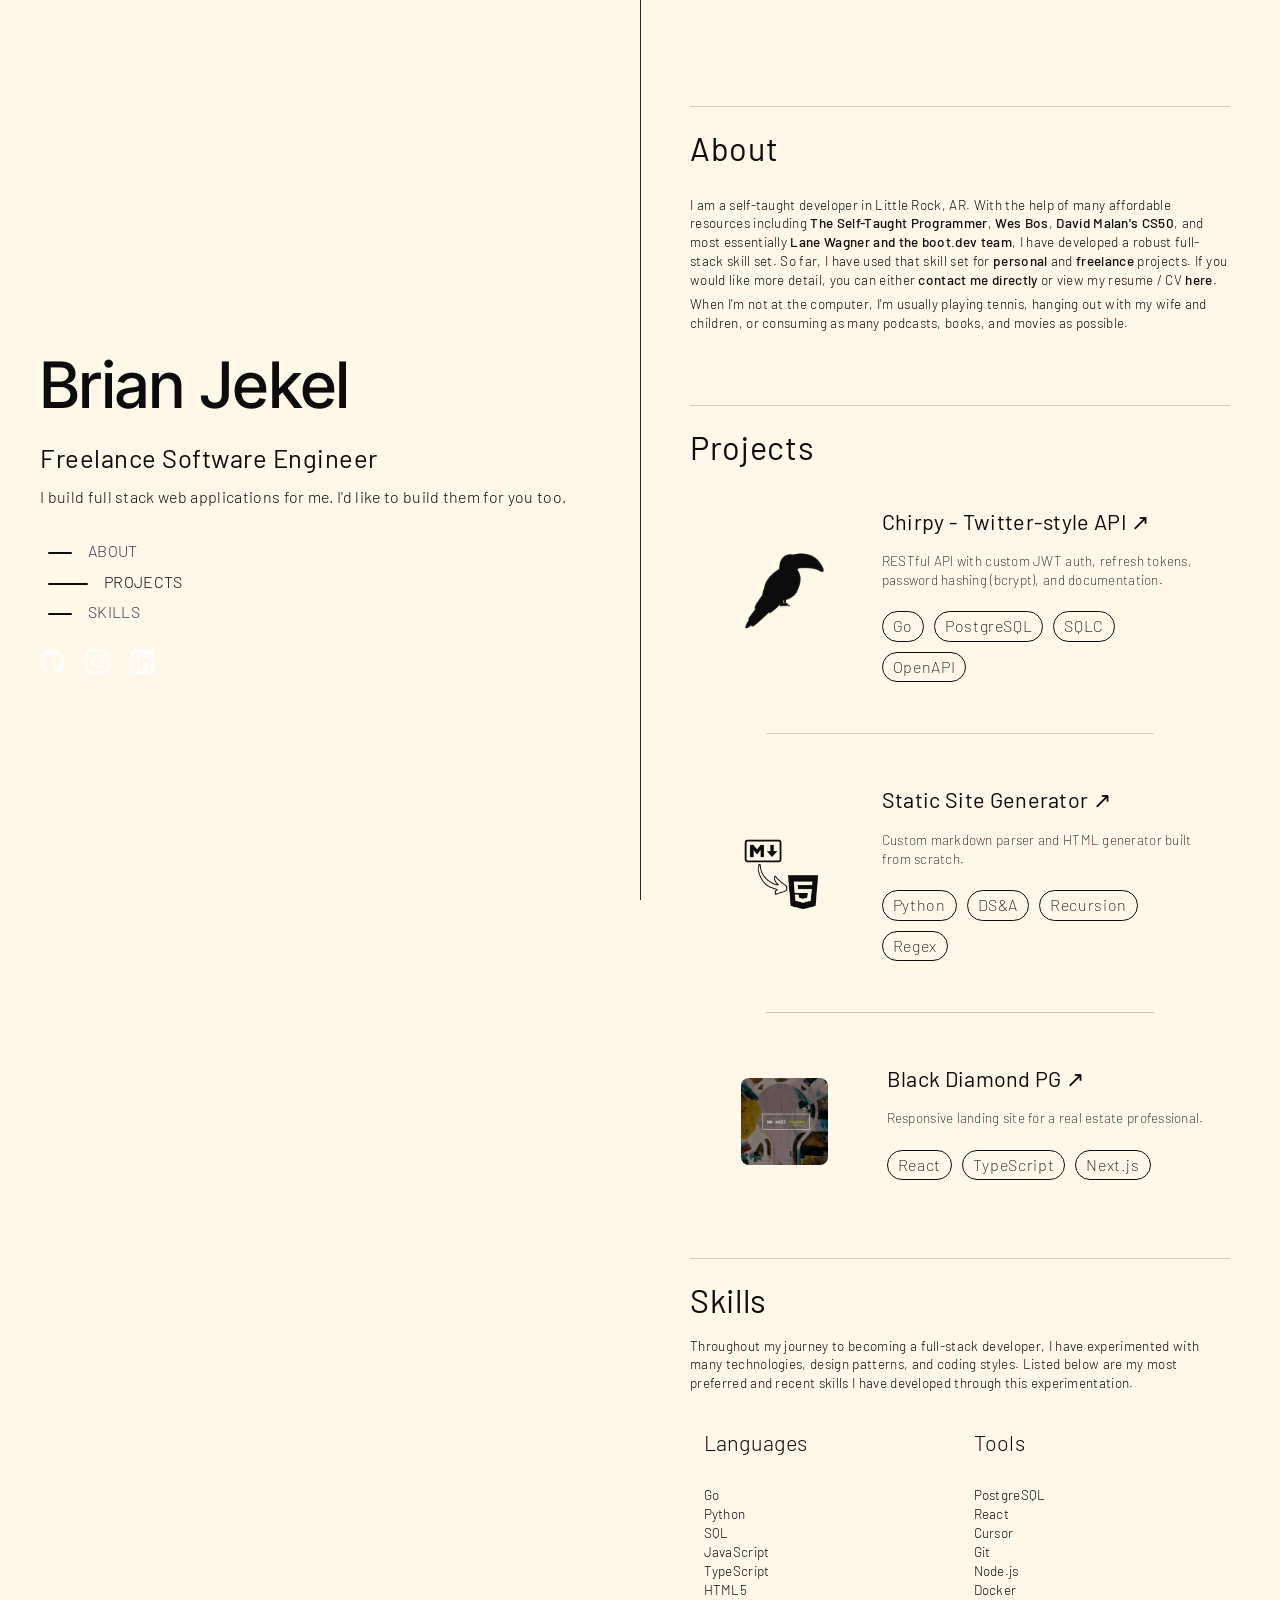
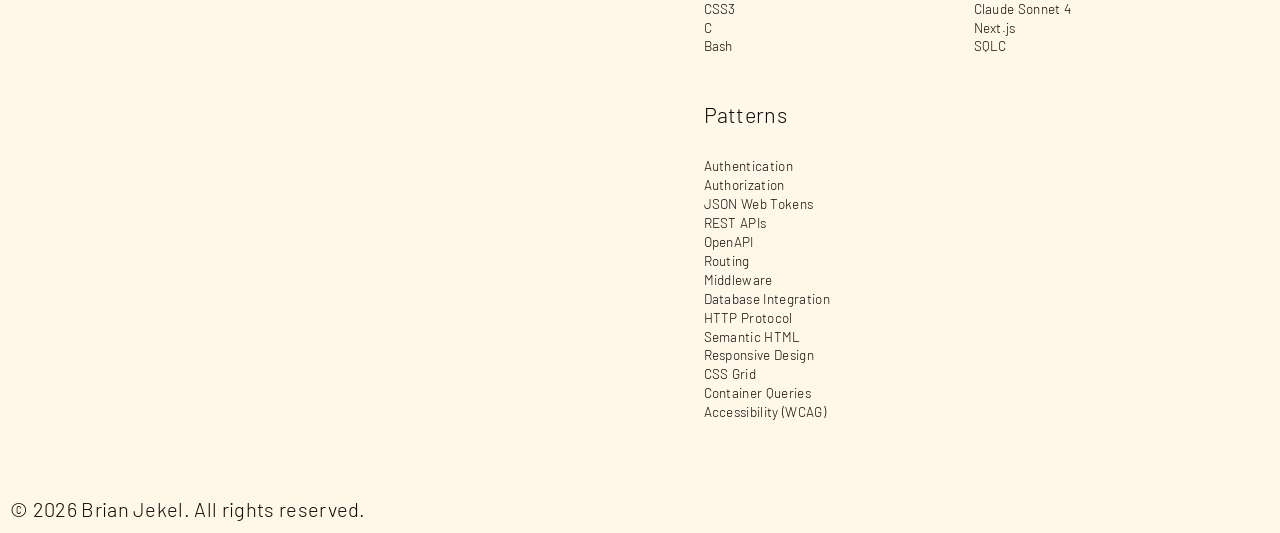
<file: docs/index.html>
<!DOCTYPE html>
<html lang="en">

<head>
    <meta charset="UTF-8">
    <meta name="viewport" content="width=device-width, initial-scale=1.0">
    <title>Brian Jekel</title>
    <link rel="stylesheet" href="index.css">
    <link rel="preconnect" href="https://fonts.googleapis.com">
    <link rel="preconnect" href="https://fonts.gstatic.com" crossorigin>
    <link
        href="https://fonts.googleapis.com/css2?family=Barlow:ital,wght@0,100;0,200;0,300;0,400;0,500;0,600;0,700;0,800;0,900;1,100;1,200;1,300;1,400;1,500;1,600;1,700;1,800;1,900&family=Inter+Tight:ital,wght@0,100..900;1,100..900&display=swap"
        rel="stylesheet">
</head>

<body>
    <div class="container">
        <aside class="sidebar">
            <div class="sidebar-content">
                <h1 class="name">
                    <span class="name-text">Brian Jekel</span>
                    <span class="custom-tooltip">It's pronounced juh-KELL</span>
                </h1>
                <h2 class="title">Freelance Software Engineer</h2>
                <p class="subtitle">I build full stack web applications for me. I'd like to build them for you too.</p>
                <nav class="nav">
                    <ul>
                        <li class="active" data-section="about"><span class="nav-line"></span>ABOUT</li>
                        <li data-section="projects"><span class="nav-line"></span>PROJECTS</li>
                        <li data-section="skills"><span class="nav-line"></span>SKILLS</li>
                    </ul>
                </nav>
                <div class="socials">
                    <a href="https://github.com/bdjekel" aria-label="GitHub"><img src="assets/github-mark.svg"
                            alt="GitHub" class="icon github"></a>
                    <a href="https://www.instagram.com/brianjekel/" aria-label="Instagram"><img
                            src="assets/instagram-black.svg" alt="Instagram" class="icon instagram"></a>
                    <a href="https://www.linkedin.com/in/brian-jekel/" aria-label=" LinkedIn"><img
                            src="assets/InBug-White.png" alt="LinkedIn" class="icon linkedin"></a>
                </div>
            </div>
        </aside>
        <main class="main-content">
            <section class="about" id="about">
                <span class="section-line"></span>
                <h2>About</h2>
                <div class="bio">
                    <p>
                        I am a self-taught developer in Little Rock, AR. With the help of many
                        affordable resources including <a href="https://www.theselftaughtprogrammer.io/">The Self-Taught
                            Programmer</a>, <a href="https://wesbos.com/">Wes Bos</a>, <a
                            href="https://pll.harvard.edu/course/cs50-introduction-computer-science">David Malan's
                            CS50</a>,
                        and most essentially <a href="https://www.boot.dev">Lane Wagner and the boot.dev team</a>, I
                        have
                        developed a robust
                        full-stack skill set. So far, I have used that skill set for <a
                            href="https://github.com/bdjekel">personal</a> and <a
                            href="https://www.blackdiamondpropertygrp.com/">freelance</a> projects. If you would like
                        more
                        detail, you can either <a
                            href="mailto:bdjekel@gmail.com?subject=Portfolio%20Site%20Interest">contact me directly</a>
                        or view my resume / CV <a href="/resume/">here</a>.
                    </p>
                    <p>When I'm not at the computer, I'm usually playing tennis, hanging out with my wife and children,
                        or
                        consuming as many podcasts, books, and movies as possible.</p>
                </div>
            </section>
            <section class="projects" id="projects">
                <span class="section-line"></span>
                <h2>Projects</h2>
                <div class="project-cards">
                    <div class="card">
                        <a href="https://github.com/bdjekel/chirpy" target="_blank" class="card-img-link">
                            <img src="assets/toucan_black.png" alt="GitHub Repo: chirpy (light mode)"
                                class="card-img toucan-img toucan-light">
                            <img src="assets/toucan_white.png" alt="GitHub Repo: chirpy (dark mode)"
                                class="card-img toucan-img toucan-dark">
                        </a>
                        <div class="card-content">
                            <a href="https://github.com/bdjekel/chirpy" target="_blank" class="card-title-link">
                                <h3 class="card-title">Chirpy - Twitter-style API ↗</h3>
                            </a>
                            <p class="card-desc">RESTful API with custom JWT auth, refresh tokens,
                                password hashing (bcrypt), and documentation.</p>
                            <div class="card-badges">
                                <span class="badge">Go</span>
                                <span class="badge">PostgreSQL</span>
                                <span class="badge">SQLC</span>
                                <span class="badge">OpenAPI</span>
                            </div>
                        </div>
                    </div>
                    <span class="item-line"></span>
                    <div class="card">
                        <a href="https://github.com/bdjekel/static_site_generator" target="_blank"
                            class="card-img-link">
                            <img src="assets/ssg_black.png" alt="GitHub Repo: static_site_generator (light mode)"
                                class="card-img ssg-img ssg-light">
                            <img src="assets/ssg_white.png" alt="GitHub Repo: static_site_generator (dark mode)"
                                class="card-img ssg-img ssg-dark">
                        </a>
                        <div class="card-content">
                            <a href="https://github.com/bdjekel/static_site_generator" target="_blank"
                                class="card-title-link">
                                <h3 class="card-title">Static Site Generator ↗</h3>
                            </a>
                            <p class="card-desc">Custom markdown parser and HTML generator built from scratch.</p>
                            <div class="card-badges">
                                <span class="badge">Python</span>
                                <span class="badge">DS&A</span>
                                <span class="badge">Recursion</span>
                                <span class="badge">Regex</span>
                            </div>
                        </div>
                    </div>
                    <span class="item-line"></span>
                    <div class="card">
                        <a href="https://www.blackdiamondpropertygrp.com/" target="_blank" class="card-img-link">
                            <img src="assets/black_diamond_pg.gif" alt="Black Diamond Property Group" class="card-img">
                        </a>
                        <div class="card-content">
                            <a href="https://www.blackdiamondpropertygrp.com/" target="_blank" class="card-title-link">
                                <h3 class="card-title">Black Diamond PG ↗</h3>
                            </a>
                            <p class="card-desc">Responsive landing site for a real estate professional.</p>
                            <div class="card-badges">
                                <span class="badge">React</span>
                                <span class="badge">TypeScript</span>
                                <span class="badge">Next.js</span>
                            </div>
                        </div>
                    </div>
                </div>
            </section>
            <section class="skills" id="skills">
                <span class="section-line"></span>
                <h2>Skills</h2>
                <p>Throughout my journey to becoming a full-stack developer, I have experimented with many technologies,
                    design patterns, and coding styles. Listed below are my most preferred and
                    recent skills I have developed through this experimentation.</p>
                <div class="skills-matrix">
                    <div class="skills-category">
                        <h4>Languages</h4>
                        <ul class="skill-list">
                            <li>Go</li>
                            <li>Python</li>
                            <li>SQL</li>
                            <li>JavaScript</li>
                            <li>TypeScript</li>
                            <li>HTML5</li>
                            <li>CSS3</li>
                            <li>C</li>
                            <li>Bash</li>
                        </ul>
                    </div>
                    <div class="skills-category">
                        <h4>Tools</h4>
                        <ul class="skill-list">
                            <li>PostgreSQL</li>
                            <li>React</li>
                            <li>Cursor</li>
                            <li>Git</li>
                            <li>Node.js</li>
                            <li>Docker</li>
                            <li>Claude Sonnet 4</li>
                            <li>Next.js</li>
                            <li>SQLC</li>
                        </ul>
                    </div>
                    <div class="skills-category">
                        <h4>Patterns</h4>
                        <ul class="skill-list">
                            <li>Authentication</li>
                            <li>Authorization</li>
                            <li>JSON Web Tokens</li>
                            <li>REST APIs</li>
                            <li>OpenAPI</li>
                            <li>Routing</li>
                            <li>Middleware</li>
                            <li>Database Integration</li>
                            <li>HTTP Protocol</li>
                            <li>Semantic HTML</li>
                            <li>Responsive Design</li>
                            <li>CSS Grid</li>
                            <li>Container Queries</li>
                            <li>Accessibility (WCAG)</li>
                        </ul>
                    </div>
                </div>
    </div>
    </section>
    </main>
    <footer class="footer">
        <p>&copy; <span id="copyright-year"></span> Brian Jekel. All rights reserved.</p>
    </footer>
    <script>
        document.addEventListener("DOMContentLoaded", function () {
            const navItems = document.querySelectorAll('.nav li[data-section]');
            const sections = Array.from(document.querySelectorAll('main > section[id]'));

            const sectionToNav = {};
            navItems.forEach(li => {
                sectionToNav[li.dataset.section] = li;
            });

            navItems.forEach(li => {
                li.addEventListener('click', function (e) {
                    const sectionId = li.dataset.section;
                    const section = document.getElementById(sectionId);
                    if (section) {
                        e.preventDefault();
                        const rect = section.getBoundingClientRect();
                        const sectionTop = rect.top + window.scrollY;
                        // Scroll so the section is at the very top
                        window.scrollTo({ top: sectionTop, behavior: 'smooth' });
                    }
                });
            });

            function getSectionInCenter() {
                const halfWindow = window.innerHeight / 2;
                let activeSection = sections[0];
                for (let i = 0; i < sections.length; i++) {
                    const section = sections[i];
                    const nextSection = sections[i + 1];
                    if (nextSection) {
                        const nextRect = nextSection.getBoundingClientRect();
                        if (nextRect.top > halfWindow) {
                            activeSection = section;
                            break;
                        }
                    } else {
                        // Last section
                        activeSection = section;
                    }
                }
                return activeSection;
            }

            function updateActiveNav() {
                const current = getSectionInCenter();
                if (!current) return;
                navItems.forEach(li => li.classList.remove('active'));
                const activeLi = sectionToNav[current.id];
                if (activeLi) activeLi.classList.add('active');
            }

            window.addEventListener('scroll', updateActiveNav, { passive: true });
            window.addEventListener('resize', updateActiveNav);
            updateActiveNav();
            // Set copyright year
            document.getElementById('copyright-year').textContent = new Date().getFullYear();
        });

    </script>
</body>

</html>
</file>
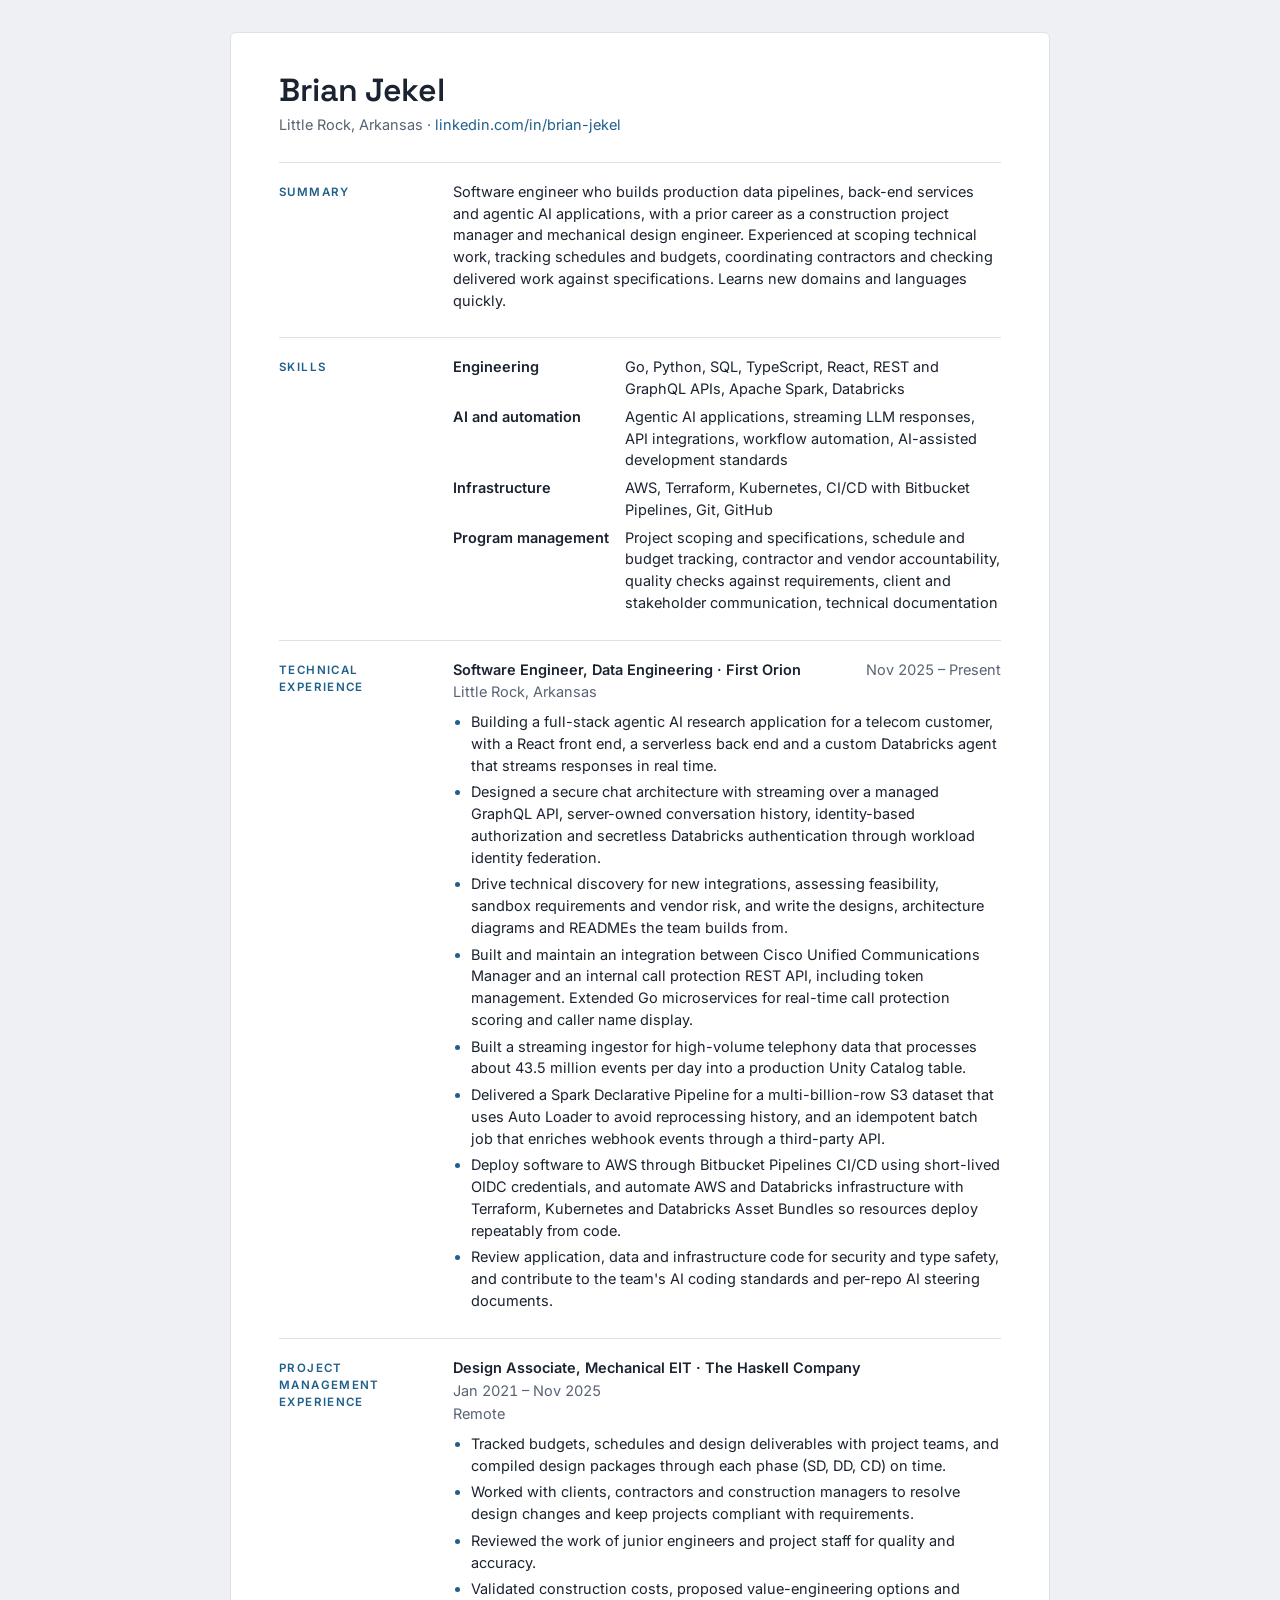
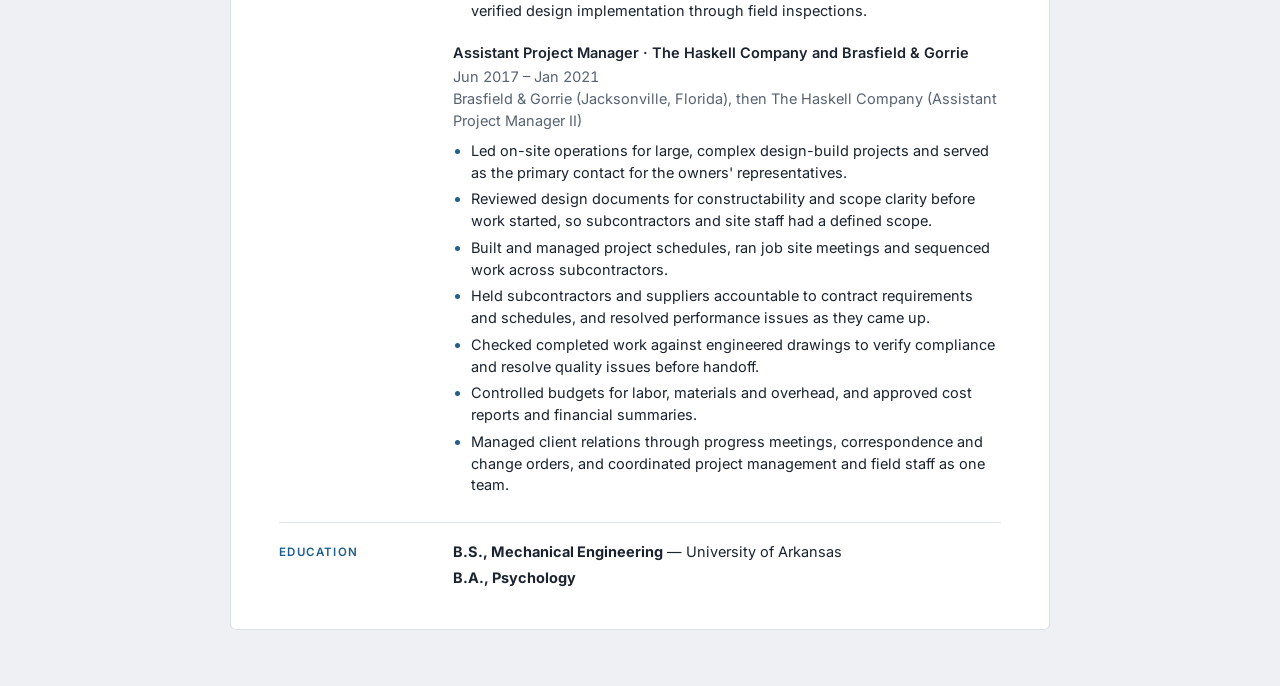
<file: docs/resume/index.html>
<!doctype html>
<html lang="en">
<head>
<meta charset="utf-8">
<meta name="viewport" content="width=device-width,initial-scale=1,viewport-fit=cover">
<title>Brian Jekel Resume</title>
<link rel="preconnect" href="https://fonts.googleapis.com">
<link rel="preconnect" href="https://fonts.gstatic.com" crossorigin>
<link rel="stylesheet" href="https://fonts.googleapis.com/css2?family=Inter:wght@400;500;600&family=Space+Grotesk:wght@500;600&display=swap">
<style>
/* Layout: one centered resume sheet; section labels in a narrow left column on wide screens, stacked on phones. */
:root{
  --bg:#eef0f3; --sheet:#ffffff; --fg:#1b2330; --muted:#586374; --line:#dde1e8;
  --accent:#1f5f8b;
  --font-body:'Inter',system-ui,-apple-system,'Segoe UI',sans-serif;
  --font-head:'Space Grotesk','Inter',system-ui,sans-serif;
  color-scheme:light;
}
@media (prefers-color-scheme:dark){:root:not([data-theme="light"]){
  --bg:#0f141b; --sheet:#181f29; --fg:#e7ebf1; --muted:#9aa5b5; --line:#2b3442; --accent:#6fb2dd; color-scheme:dark;}}
:root[data-theme="dark"]{
  --bg:#0f141b; --sheet:#181f29; --fg:#e7ebf1; --muted:#9aa5b5; --line:#2b3442; --accent:#6fb2dd; color-scheme:dark;}
*{box-sizing:border-box}
img{max-width:100%}
[hidden]:not([hidden=until-found i]){display:none!important}
body{margin:0;background:var(--bg);color:var(--fg);font-family:var(--font-body);font-size:14.5px;line-height:1.5;
  padding-block:32px 56px;padding-left:max(16px,env(safe-area-inset-left,0px));padding-right:max(16px,env(safe-area-inset-right,0px));}
.sheet{max-width:820px;margin:0 auto;background:var(--sheet);border:1px solid var(--line);border-radius:6px;padding:40px clamp(20px,5vw,48px);display:flex;flex-direction:column;gap:26px;min-width:0}
h1{font-family:var(--font-head);font-weight:600;font-size:2rem;line-height:1.1;margin:0;letter-spacing:-.01em}
.contact{margin:6px 0 0;color:var(--muted)}
.contact a{color:var(--accent);text-decoration:none}
.contact a:hover,.contact a:focus-visible{text-decoration:underline}
section{display:grid;grid-template-columns:150px minmax(0,1fr);gap:8px 24px;padding-top:18px;border-top:1px solid var(--line)}
h2{font-family:var(--font-body);font-size:.72rem;font-weight:600;letter-spacing:.12em;text-transform:uppercase;color:var(--accent);margin:3px 0 0}
.body{display:flex;flex-direction:column;gap:20px;min-width:0}
p{margin:0}
.job-head{display:flex;flex-wrap:wrap;justify-content:space-between;gap:2px 16px}
.job-title{font-weight:600}
.job-dates{color:var(--muted);font-variant-numeric:tabular-nums;white-space:nowrap}
.job-meta{color:var(--muted);margin-top:1px}
ul{margin:8px 0 0;padding-left:18px;display:flex;flex-direction:column;gap:5px}
li::marker{color:var(--accent)}
.skills{display:grid;grid-template-columns:max-content minmax(0,1fr);gap:6px 16px;margin:0}
.skills dt{font-weight:600}
.skills dd{margin:0}
.edu{display:flex;flex-direction:column;gap:4px}
@media (max-width:640px){
  section{grid-template-columns:1fr}
  .skills{grid-template-columns:1fr;gap:0}
  .skills dd{margin-bottom:8px}
  .job-dates{white-space:normal}
}
</style>
</head>
<body>
<main class="sheet">
  <header>
    <h1>Brian Jekel</h1>
    <p class="contact">Little Rock, Arkansas · <a href="https://www.linkedin.com/in/brian-jekel/">linkedin.com/in/brian-jekel</a></p>
  </header>

  <section>
    <h2>Summary</h2>
    <div class="body">
      <p>Software engineer who builds production data pipelines, back-end services and agentic AI applications, with a prior career as a construction project manager and mechanical design engineer. Experienced at scoping technical work, tracking schedules and budgets, coordinating contractors and checking delivered work against specifications. Learns new domains and languages quickly.</p>
    </div>
  </section>

  <section>
    <h2>Skills</h2>
    <div class="body">
      <dl class="skills">
        <dt>Engineering</dt>
        <dd>Go, Python, SQL, TypeScript, React, REST and GraphQL APIs, Apache Spark, Databricks</dd>
        <dt>AI and automation</dt>
        <dd>Agentic AI applications, streaming LLM responses, API integrations, workflow automation, AI-assisted development standards</dd>
        <dt>Infrastructure</dt>
        <dd>AWS, Terraform, Kubernetes, CI/CD with Bitbucket Pipelines, Git, GitHub</dd>
        <dt>Program management</dt>
        <dd>Project scoping and specifications, schedule and budget tracking, contractor and vendor accountability, quality checks against requirements, client and stakeholder communication, technical documentation</dd>
      </dl>
    </div>
  </section>

  <section>
    <h2>Technical Experience</h2>
    <div class="body">
      <article>
        <div class="job-head">
          <span class="job-title">Software Engineer, Data Engineering · First Orion</span>
          <span class="job-dates">Nov 2025 – Present</span>
        </div>
        <p class="job-meta">Little Rock, Arkansas</p>
        <ul>
          <li>Building a full-stack agentic AI research application for a telecom customer, with a React front end, a serverless back end and a custom Databricks agent that streams responses in real time.</li>
          <li>Designed a secure chat architecture with streaming over a managed GraphQL API, server-owned conversation history, identity-based authorization and secretless Databricks authentication through workload identity federation.</li>
          <li>Drive technical discovery for new integrations, assessing feasibility, sandbox requirements and vendor risk, and write the designs, architecture diagrams and READMEs the team builds from.</li>
          <li>Built and maintain an integration between Cisco Unified Communications Manager and an internal call protection REST API, including token management. Extended Go microservices for real-time call protection scoring and caller name display.</li>
          <li>Built a streaming ingestor for high-volume telephony data that processes about 43.5 million events per day into a production Unity Catalog table.</li>
          <li>Delivered a Spark Declarative Pipeline for a multi-billion-row S3 dataset that uses Auto Loader to avoid reprocessing history, and an idempotent batch job that enriches webhook events through a third-party API.</li>
          <li>Deploy software to AWS through Bitbucket Pipelines CI/CD using short-lived OIDC credentials, and automate AWS and Databricks infrastructure with Terraform, Kubernetes and Databricks Asset Bundles so resources deploy repeatably from code.</li>
          <li>Review application, data and infrastructure code for security and type safety, and contribute to the team's AI coding standards and per-repo AI steering documents.</li>
        </ul>
      </article>
    </div>
  </section>

  <section>
    <h2>Project Management Experience</h2>
    <div class="body">
      <article>
        <div class="job-head">
          <span class="job-title">Design Associate, Mechanical EIT · The Haskell Company</span>
          <span class="job-dates">Jan 2021 – Nov 2025</span>
        </div>
        <p class="job-meta">Remote</p>
        <ul>
          <li>Tracked budgets, schedules and design deliverables with project teams, and compiled design packages through each phase (SD, DD, CD) on time.</li>
          <li>Worked with clients, contractors and construction managers to resolve design changes and keep projects compliant with requirements.</li>
          <li>Reviewed the work of junior engineers and project staff for quality and accuracy.</li>
          <li>Validated construction costs, proposed value-engineering options and verified design implementation through field inspections.</li>
        </ul>
      </article>
      <article>
        <div class="job-head">
          <span class="job-title">Assistant Project Manager · The Haskell Company and Brasfield &amp; Gorrie</span>
          <span class="job-dates">Jun 2017 – Jan 2021</span>
        </div>
        <p class="job-meta">Brasfield &amp; Gorrie (Jacksonville, Florida), then The Haskell Company (Assistant Project Manager II)</p>
        <ul>
          <li>Led on-site operations for large, complex design-build projects and served as the primary contact for the owners' representatives.</li>
          <li>Reviewed design documents for constructability and scope clarity before work started, so subcontractors and site staff had a defined scope.</li>
          <li>Built and managed project schedules, ran job site meetings and sequenced work across subcontractors.</li>
          <li>Held subcontractors and suppliers accountable to contract requirements and schedules, and resolved performance issues as they came up.</li>
          <li>Checked completed work against engineered drawings to verify compliance and resolve quality issues before handoff.</li>
          <li>Controlled budgets for labor, materials and overhead, and approved cost reports and financial summaries.</li>
          <li>Managed client relations through progress meetings, correspondence and change orders, and coordinated project management and field staff as one team.</li>
        </ul>
      </article>
    </div>
  </section>

  <section>
    <h2>Education</h2>
    <div class="body">
      <div class="edu">
        <p><strong>B.S., Mechanical Engineering</strong> — University of Arkansas</p>
        <p><strong>B.A., Psychology</strong></p>
      </div>
    </div>
  </section>
</main>
</body>
</html>
</file>
<file: docs/index.css>
:root {
  --color-dark-primary: #0c0c0c;
  --color-dark-secondary: #384151;
  --color-light-primary: #fff7e8;
  --color-light-secondary: #fff7e890;
  --color-border-dark: #202533;
  --color-border-light: #d1c7b3;

  --font-family-heading: "Inter Tight", sans-serif;
  --font-family: "Barlow", sans-serif;
  --h1-font-size: 10cqw;
  --h2-font-size: 6cqw;
  --h3-font-size: 4cqw;
  --h4-font-size: 4cqw;
  --nav-font-size: 3cqw;
  --paragraph-font-size: 2.5cqw;
  --list-font-size: 2.5cqw;
  --font-weight-base: 300;

  --icon-radius: 4px;

  color-scheme: light dark;
}

html {
  background: light-dark(var(--color-light-primary), var(--color-dark-primary));
  height: 100%;
  width: 100%;
}

body {
  color: light-dark(var(--color-dark-primary), var(--color-light-primary));
  font-family: var(--font-family);
  font-weight: var(--font-weight-base);
  height: 100%;
  line-height: 1.4;
  letter-spacing: .02em;
  margin: 0;
  width: 100%;
}

h2 {
  font-size: var(--h2-font-size);
  font-weight: calc(var(--font-weight-base) + 100);
  letter-spacing: .02em;
}

h3 {
  font-size: var(--h3-font-size);
  font-weight: var(--font-weight-base);
}

h4 {
  font-size: var(--h4-font-size);
  font-weight: calc(var(--font-weight-base) * 1.2);
}

p {
  font-size: var(--paragraph-font-size);
  margin: 0;
  padding-bottom: 1cqw;
}

section {
  margin-top: 40px;
}

a,
a:link,
a:visited {
  /* TODO: make light mode color contrast more with the standard light mode text color.  */
  color: color(var(--color-dark-primary), var(--color-light-secondary));
  font-weight: calc(var(--font-weight-base) * 1.4);
  text-decoration: none;
  /* underline animation */
  background-image: linear-gradient(light-dark(var(--color-dark-primary), var(--color-light-primary)), light-dark(var(--color-dark-primary), var(--color-light-primary)));
  background-size: 0% 1px;
  background-position: 0 100%;
  background-repeat: no-repeat;
  transition: background-size 0.25s, color 0.25s;
  /* underline animation */
}  

a:hover,
a:active {
  background-size: 100% 1px;
  color: light-dark(var(--color-dark-primary), var(--color-light-primary));
}  

a.card-img-link {
  background-image: none;
  background-size: initial;
  background-position: initial;
  background-repeat: initial;
}

ul {
  list-style: none;
  padding: 0;
}

footer {
  padding: 10px;
  justify-items: end;
}

footer p {
  font-size: 20px;
  padding: 0;
}

.badge {
  display: inline-block;
  background: transparent;
  border: 1px solid light-dark(var(--color-dark-primary), var(--color-light-primary));
  color: light-dark(var(--color-dark-primary), var(--color-light-primary));
  font-size: 1rem;
  font-weight: calc(var(--font-weight-base) - 100);
  padding: 3px 10px;
  border-radius: 999px;
  letter-spacing: 0.04em;
  user-select: none;
  white-space: nowrap;
  transition: background 0.2s, color 0.2s;
}

.bio {
  padding: 2cqw 0;
}

.card {
  display: grid;
  grid-template-columns: .5fr 1.2fr;
  place-items: center;
  background: transparent;
  /* No border-radius because background is transparent */
  box-shadow: none;
  padding: 2cqw;
  overflow: hidden;
  transition: box-shadow 0.2s, transform 0.2s;
}  

.card:hover .badge {
  color: light-dark(var(--color-dark-primary), var(--color-light-primary));
  border-color: light-dark(var(--color-dark-primary), var(--color-light-primary));
}

.card-badges {
  display: flex;
  flex-wrap: wrap;
  gap: 10px;
}  

.card-content {
  padding: 0 0 0 24px;
  display: grid;
  grid-template-columns: 1fr;
  /* justify-content: start;
  align-items: start; */
  grid-gap: 3cqw;
  /* height: 100%;
  min-height: 0; */
}    

.card-desc {
  font-size: var(--paragraph-font-size);
  font-weight: calc(var(--font-weight-base) - 100);
  hyphens: auto;
  letter-spacing: .02em;
  margin: 0;
  text-wrap: pretty;
  transition: color 0.2s;
}  


.card-img {
  display: block;
  width: 100%;
  height: 100%;
  object-fit: cover;
  border-radius: 0;
}  

.card-img-link {
  display: block;
  width: 60%;
  aspect-ratio: 1 / 1;
  background: transparent;
  overflow: hidden;
  border-radius: 8px;
}  

.card-img-link img {
  /* width: 100%;
  height: auto;
  max-width: 100%;
  max-height: 100%; */
  object-fit: cover;
}

.card-title {
  color: light-dark(var(--color-dark-primary), var(--color-light-primary));
  display: inline;
  font-weight: calc(var(--font-weight-base) + 100);
  margin: 0;
  padding: 0;
  transition: color 0.2s;
  white-space: nowrap;
  position: relative;
  background-image: linear-gradient(light-dark(var(--color-dark-primary), var(--color-light-primary)), light-dark(var(--color-dark-primary), var(--color-light-primary)));
  background-size: 0% 1px;
  background-position: 0 100%;
  background-repeat: no-repeat;
  transition: background-size 0.25s, color 0.25s;
}

a.card-title-link {
  align-items: center;
  background-image: none;
  color: inherit;
  position: relative;
  text-decoration: none;
}

a.card-title-link:hover .card-title,
a.card-title-link:focus .card-title {
  color: light-dark(var(--color-dark-primary), var(--color-light-primary));
  background-size: 100% 1px;
}


.container {
  background: transparent;
  display: grid;
  grid-template-columns: repeat(2, 1fr);
  min-height: 100vh;
  /* Add container query context for grid-based layout */
  container-type: inline-size;
  container-name: main-layout;
}  

.custom-tooltip {
  background-color: var(--color-dark-secondary);
  border-radius: 6px;
  bottom: 100%; /* Position above the name */
  color: #fff;
  font-size: 1rem;
  opacity: 0;
  padding: 8px;
  pointer-events: none;
  position: absolute;
  right: 0;
  transition: opacity 0.3s;
  text-align: center;
  visibility: hidden;
  white-space: nowrap;
  width: 180px;
  z-index: 1;
}  

.icon {
  display: inline-block;
  width: 100%;
  background: transparent;
  border-radius: var(--icon-radius);
  opacity: 0.8;
}

.icon img {
  object-fit: contain;
  background: transparent;
  border-radius: var(--icon-radius);
}

.icon.github {
  background: transparent;
  filter: brightness(0) invert(1);
  opacity: 0.8;
  transition: opacity 0.2s;
}

.icon.github:hover {
  opacity: 1;
}

.icon.instagram {
  background: transparent;
  filter: brightness(0) invert(1);
  opacity: 0.8;
  transition: opacity 0.2s;
}

.icon.instagram:hover {
  opacity: 1;
}  

.icon.linkedin {
  background: transparent;
  filter: brightness(0) invert(1);
  opacity: 0.8;
  transition: opacity 0.2s;
}    

.icon.linkedin:hover {
  opacity: 1;
}      

.item-line {
  background: var(--color-border-light);
  border-radius: .5px;
  display: inline-block;
  height: .5px;
  justify-self: center;
  transition: background 0.3s;
  width: 75%;
}

.main-content {
  grid-column: 2;
  width: 100%;
  min-width: 280px;
  /* Container query context for main content (enables container queries on main content) */
  container-type: inline-size;
  container-name: main-content;
  padding: 50px 50px;
  box-sizing: border-box;
  border: none;
  background: transparent;
}  

.main-content h2 {
  margin: 0;
  padding: 2.5cqw 0;
  
}  

.name {
  color: light-dark(var(--color-dark-primary), var(--color-light-primary));
  cursor: pointer;
  display: block;
  font-family: var(--font-family-heading);
  font-size: var(--h1-font-size);
  font-weight: calc(var(--font-weight-base) + 200);
  margin: 0; /* override default margin */
  position: relative;
}      

.name-text {
  display: inline-block;
  position: relative;
}      


.name-text:hover + .custom-tooltip,
.name-text:focus + .custom-tooltip {
  opacity: 1;
  visibility: visible;
}      


.nav li {
  /* TODO: add better inactive text color for light mode */
  color: light-dark(var(--color-dark-secondary), var(--color-light-secondary));
  cursor: pointer;
  margin: 8px;
  transition: color 0.2s;
}      

.nav li.active,
.nav li:hover {
  color: light-dark(var(--color-dark-primary), var(--color-light-primary));
}      

.nav-line {
  display: inline-block;
  vertical-align: middle;
  height: 2px;
  width: 24px;
  margin-right: 16px;
  background: light-dark(var(--color-dark-primary), var(--color-border-light));
  border-radius: 1px;
  transition: width 0.3s, background 0.3s;
}          

.nav li.active .nav-line {
  width: 40px;
  background: light-dark(var(--color-dark-primary), var(--color-light-primary));
}          

.project-cards {
  display: grid;
  grid-gap: 40px;
  grid-template-columns: 1fr;
  padding: 2cqw;
}  

.section-line {
  background: var(--color-border-light);
  border-radius: 1px;
  display: inline-block;
  height: 1px;
  transition: background 0.3s;
  width: 100%;
}    

.sidebar {
  position: fixed;
  left: 0;
  top: 0;
  width: 50%;
  min-width: 280px;
  height: 100vh;
  background: transparent;
  border-right: 1px solid var(--color-border-dark);
  z-index: 10;
  /* Container query context for sidebar (enables container queries on sidebar) */
  container-type: inline-size;
  container-name: sidebar;
}            

.sidebar-content {
  padding: 60px 40px;
  display: grid;
  grid-template-columns: 1fr;
  align-content: center;
  height: 100%;
  gap: 10px;
}            

.skills-category {
  font-size: var(--list-font-size);
  padding: 0 2.5cqw;
}


.skill-list {
  display: grid;
  grid-template-columns: repeat(auto-fit, minmax(150px, 1fr));
}

.skills-matrix {
  display: grid;
  grid-template-columns: repeat(auto-fit, minmax(200px, 1fr));
  /* grid-gap: 2.5cqw; */
}

.skills-matrix h3 {
  justify-self: center;
}

.socials {
  display: grid;
  grid-template-columns: repeat(3, 25px);
  grid-gap: 20px;
}          

.subtitle {

  color: light-dark(var(--color-dark-primary), var(--color-light-secondary));
  margin: 0;
}            

.title {
  color: light-dark(var(--color-dark-primary), var(--color-light-secondary));
  font-size: 4cqw;
  margin: 0;
}          

@media (max-width: 1150px) {
  .container {
    grid-template-columns: 1fr;
  }
  .sidebar {
    border-right: none;
    grid-column: 1;
    height: auto;
    margin: 0;
    position: static;
    width: 100%;
  }
  .main-content {
    grid-column: 1;
    width: 100%;
  }
}

@media (max-width: 750px) {

  h3 {
    font-size: calc(var(--h3-font-size) * 1.5);
  }

  h4 {
    justify-self: center;
    text-align: center;
    font-size: calc(var(--h4-font-size) * 1.5);
  }

  p {
    font-size: calc(var(--paragraph-font-size) * 1.5);
  }

  .badge {
    font-size: var(--paragraph-font-size);
  }

  .card {
    grid-template-columns: 1fr;
  }

  .cards {
    gap: 20px;
  }

  .card-content {
    place-items: center;
    padding: 24px 0;
  }

  .card-desc {
    font-size: calc(var(--paragraph-font-size) * 1.5);
  }

  .card-img-link {
    width: 50%;
  }
    
  .container {
    grid-template-columns: 1fr;
    width: 100vw;
    min-width: 0;
  }

  .main-content {
    padding: 20px;
  }

  .sidebar {
    height: auto;
    position: static;
    width: 100%;
  }
  
  .sidebar-content {
    padding: 20px;
  }

  .skills-category {
    font-size: calc(var(--list-font-size) * 1.5);
  }

  .skill-list {
    grid-template-columns: repeat(2, 1fr);
  }

  .skills-matrix {
    grid-template-columns: 1fr;
  }
  
  .skills-matrix ul {
    justify-items: center;
    text-align: center;
  }

}

/* Show toucan_black.png in light mode, toucan_white.png in dark mode */
/* .toucan-light {
  display: inline;
}
.toucan-dark {
  display: none;
} */

@media (prefers-color-scheme: dark) {
  .ssg-light {
    display: none;
  }
  .ssg-dark {
    display: inline;
  }
  .toucan-light {
    display: none;
  }
  .toucan-dark {
    display: inline;
  }
}

@media (prefers-color-scheme: light) {
  .ssg-light {
    display: inline;
  }
  .ssg-dark {
    display: none;
  }
  .toucan-light {
    display: inline;
  }
  .toucan-dark {
    display: none;
  }
}
</file>
